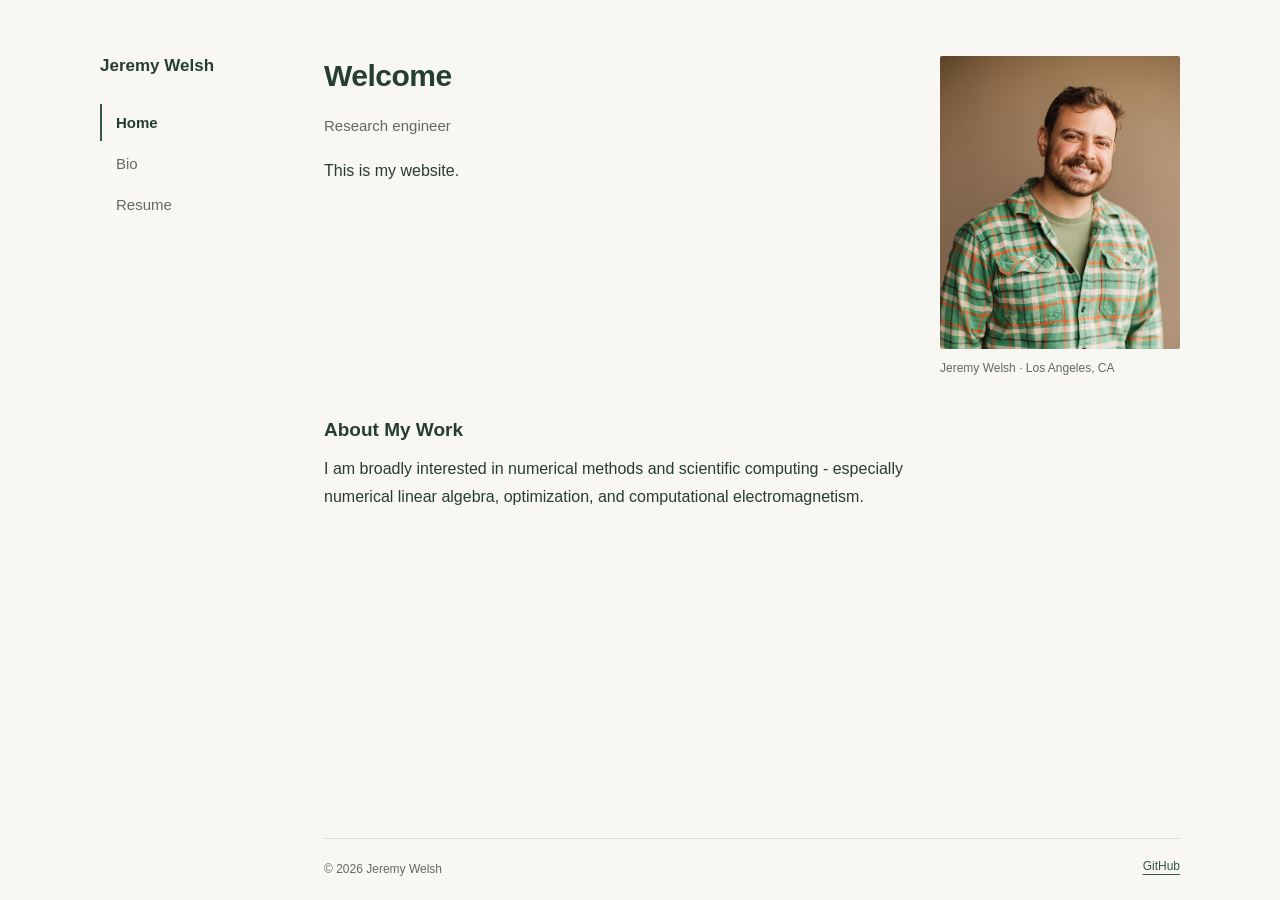
<file: index.html>
<!doctype html>
<html lang="en">
<head>
  <meta charset="utf-8">
  <meta name="viewport" content="width=device-width, initial-scale=1">
  <meta name="description" content="Jeremy Welsh is a research engineer working at the intersection of computational physics, differentiable simulation, and numerical optimization.">
  <meta name="theme-color" content="#f8f7f3">
  <title>Jeremy Welsh — Research Engineer</title>
  <link rel="icon" href="assets/favicon.svg" type="image/svg+xml">
  <link rel="stylesheet" href="style.css">
  <script src="assets/last-updated.js" defer></script>
</head>
<body class="site-layout">
  <a class="skip-link" href="#main">Skip to content</a>
  <header class="site-sidebar">
    <a class="wordmark" href="index.html">Jeremy Welsh</a>
    <nav aria-label="Main navigation">
        <a href="index.html" aria-current="page">Home</a>
        <a href="bio.html">Bio</a>
        <a href="resume.html">Resume</a>
    </nav>
  </header>
  <main id="main">

    <section class="hero" aria-labelledby="home-title">
      <div>
        <h1 id="home-title">Welcome</h1>
        <p class="subtitle">Research engineer</p>
        <p class="intro">This is my website.</p>
      </div>
      <figure class="portrait">
        <img src="assets/ID-Badge-Photo.png" alt="Jeremy Welsh smiling, wearing a green plaid shirt" width="892" height="1088" fetchpriority="high">
        <figcaption>Jeremy Welsh · Los Angeles, CA</figcaption>
      </figure>
    </section>
    <section class="home-note" aria-labelledby="focus-title">
      <h2 id="focus-title">About My Work</h2>
      <p>I am broadly interested in numerical methods and scientific computing - especially numerical linear algebra, optimization, and computational electromagnetism.</p>
    </section>
  </main>
  <footer class="site-footer">
    <p>© 2026 Jeremy Welsh</p>
    <p id="last-updated" hidden>Last updated <time></time></p>
    <a href="https://github.com/jeremyiwk">GitHub</a>
  </footer>
</body>
</html>
</file>
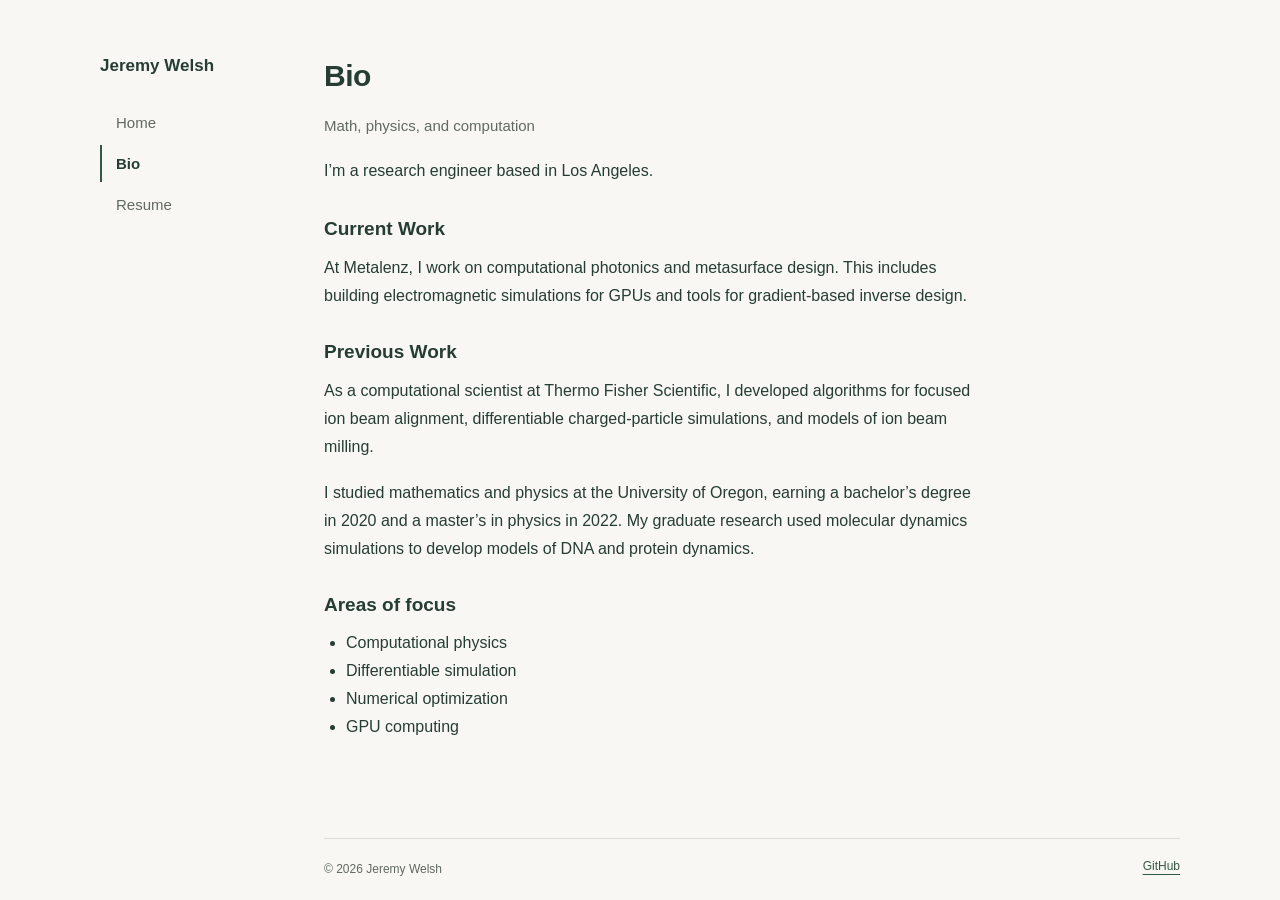
<file: bio.html>
<!doctype html>
<html lang="en">
<head>
  <meta charset="utf-8">
  <meta name="viewport" content="width=device-width, initial-scale=1">
  <meta name="description" content="About Jeremy Welsh: research engineer with a background in physics, mathematics, photonics, and numerical methods.">
  <meta name="theme-color" content="#f8f7f3">
  <title>Bio — Jeremy Welsh</title>
  <link rel="icon" href="assets/favicon.svg" type="image/svg+xml">
  <link rel="stylesheet" href="style.css">
</head>
<body class="site-layout">
  <a class="skip-link" href="#main">Skip to content</a>
  <header class="site-sidebar">
    <a class="wordmark" href="index.html">Jeremy Welsh</a>
    <nav aria-label="Main navigation">
        <a href="index.html">Home</a>
        <a href="bio.html" aria-current="page">Bio</a>
        <a href="resume.html">Resume</a>
    </nav>
  </header>
  <main id="main">

    <div class="page">
      <header class="page-heading">
        <h1>Bio</h1>
        <p class="subtitle">Math, physics, and computation</p>
        <p class="intro">I’m a research engineer based in Los Angeles.</p>
      </header>
      <div class="prose">
        <h2>Current Work</h2>
        <p>At Metalenz, I work on computational photonics and metasurface design. This includes building electromagnetic simulations for GPUs and tools for gradient-based inverse design.</p>
        <h2>Previous Work</h2>
        <p>As a computational scientist at Thermo Fisher Scientific, I developed algorithms for focused ion beam alignment, differentiable charged-particle simulations, and models of ion beam milling.</p>
        <p>I studied mathematics and physics at the University of Oregon, earning a bachelor’s degree in 2020 and a master’s in physics in 2022. My graduate research used molecular dynamics simulations to develop models of DNA and protein dynamics.</p>
        <h2>Areas of focus</h2>
        <ul>
          <li>Computational physics</li>
          <li>Differentiable simulation</li>
          <li>Numerical optimization</li>
          <li>GPU computing</li>
        </ul>
      </div>
    </div>
  </main>
  <footer class="site-footer">
    <p>© 2026 Jeremy Welsh</p>
    <a href="https://github.com/jeremyiwk">GitHub</a>
  </footer>
</body>
</html>
</file>
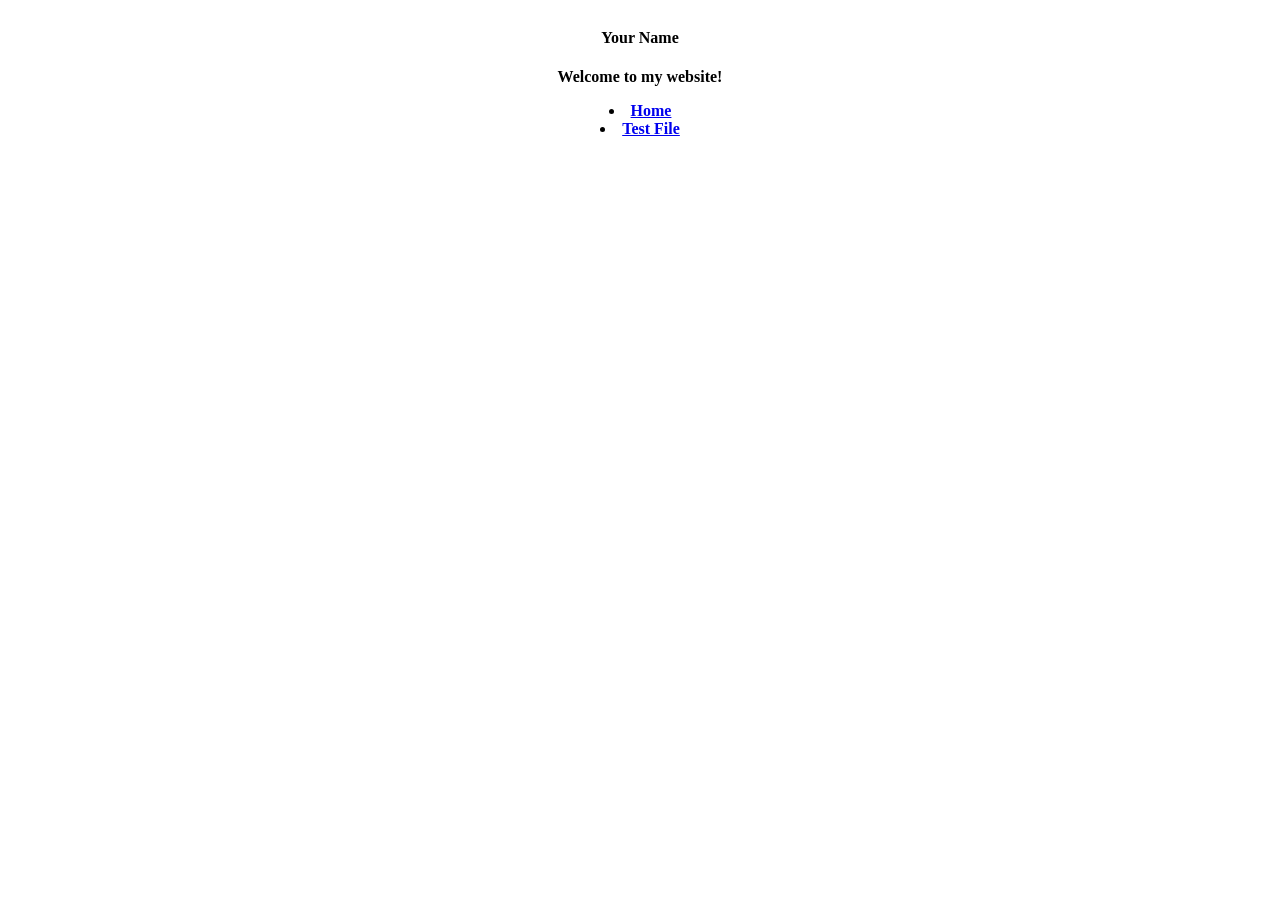
<file: index_template.html>
<!DOCTYPE html>
<html lang="en">


<center>



<head>



<title>Your Name</title>
</head>



<!--Header-->   
<body>


                   
                    
<!--Body-->   
<div style="overflow: auto;width: 100%;">

		</div>	
	
		<div id="main">		

   <h4>

   <div class="container">
        <div class="header">
        <ht class="header-heading">Your Name
            </ht>
            <div style="height:5em;font-size:1px;">&nbsp;</div>
            
    </div>
<p>Welcome to my website!</p>

<!--Navigation Bar-->
<div class="nav-bar">
                                <!--ul class="nav"-->
                                      <li><a href="index.html">Home</a></li>
                                      <li><a href="testfile.txt">Test File</a></li>
                                        








</div></h4></h1></h1></div></div></div></div></body>

























<center>

</html>
</file>
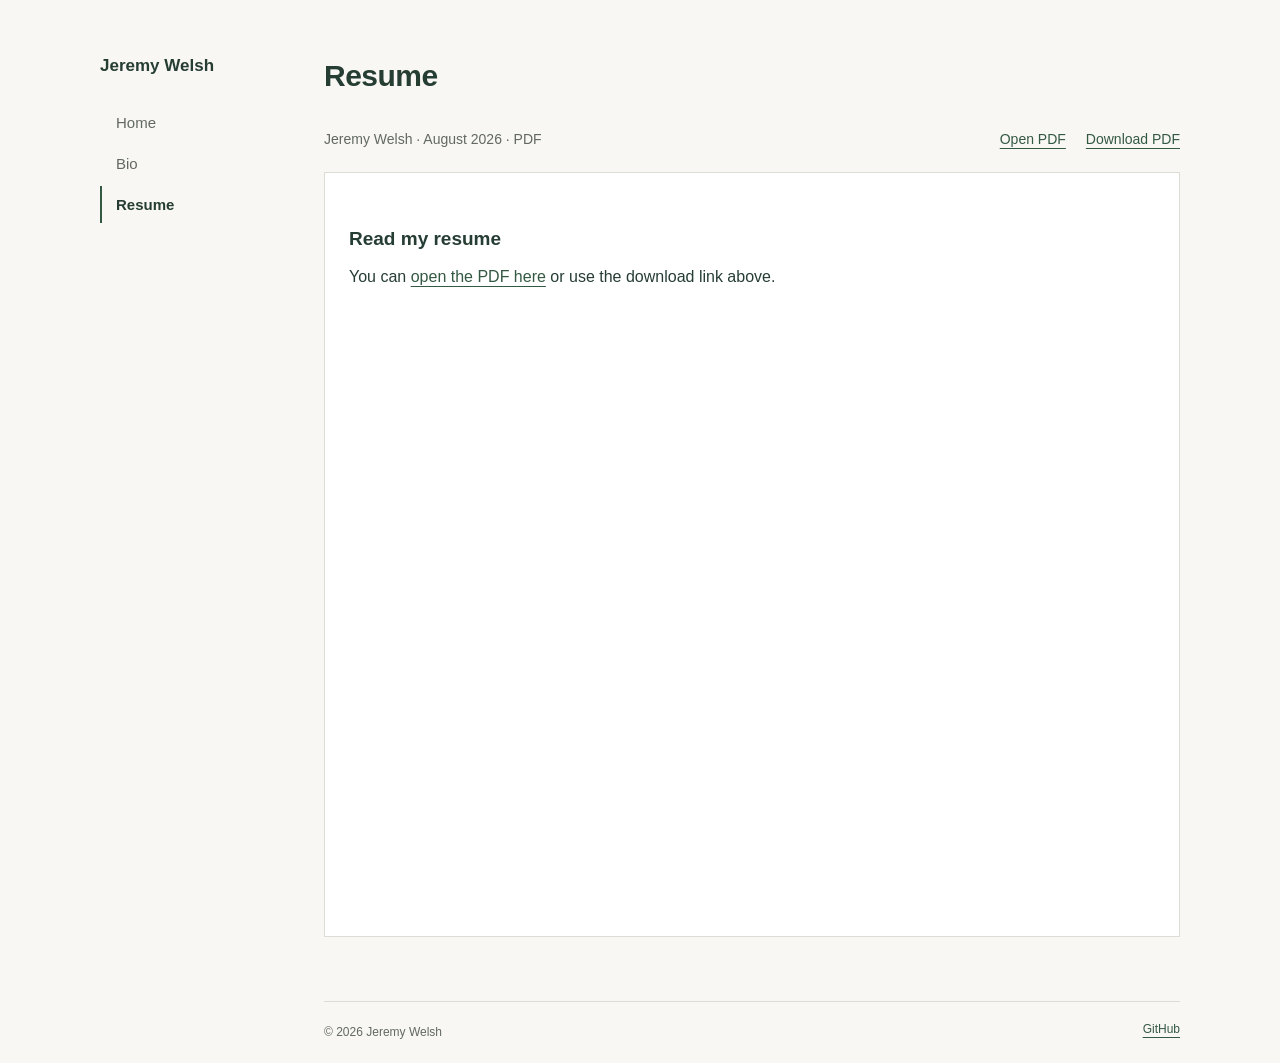
<file: resume.html>
<!doctype html>
<html lang="en">
<head>
  <meta charset="utf-8">
  <meta name="viewport" content="width=device-width, initial-scale=1">
  <meta name="description" content="View or download Jeremy Welsh’s August 2026 resume, covering research engineering, computational physics, and numerical optimization.">
  <meta name="theme-color" content="#f8f7f3">
  <title>Resume — Jeremy Welsh</title>
  <link rel="icon" href="assets/favicon.svg" type="image/svg+xml">
  <link rel="stylesheet" href="style.css">
</head>
<body class="site-layout">
  <a class="skip-link" href="#main">Skip to content</a>
  <header class="site-sidebar">
    <a class="wordmark" href="index.html">Jeremy Welsh</a>
    <nav aria-label="Main navigation">
        <a href="index.html">Home</a>
        <a href="bio.html">Bio</a>
        <a href="resume.html" aria-current="page">Resume</a>
    </nav>
  </header>
  <main id="main">

    <section class="page" aria-labelledby="resume-title">
      <header class="page-heading">
        <h1 id="resume-title">Resume</h1>
      </header>
      <div class="resume-toolbar">
        <p>Jeremy Welsh · August 2026 · PDF</p>
        <div class="resume-links">
          <a href="assets/JeremyWelshResumeAug2026.pdf" target="_blank" rel="noopener">Open PDF<span class="sr-only"> in a new tab</span></a>
          <a href="assets/JeremyWelshResumeAug2026.pdf" download>Download PDF</a>
        </div>
      </div>
      <object class="resume-preview" data="assets/JeremyWelshResumeAug2026.pdf" type="application/pdf" aria-label="Jeremy Welsh’s August 2026 resume">
        <div class="pdf-fallback">
          <h2>Read my resume</h2>
          <p>You can <a href="assets/JeremyWelshResumeAug2026.pdf">open the PDF here</a> or use the download link above.</p>
        </div>
      </object>
    </section>
  </main>
  <footer class="site-footer">
    <p>© 2026 Jeremy Welsh</p>
    <a href="https://github.com/jeremyiwk">GitHub</a>
  </footer>
</body>
</html>
</file>
<file: style.css>
:root {
  color-scheme: light;
  --paper: #f8f7f3;
  --ink: #263d34;
  --muted: #626961;
  --line: #dcded5;
  --accent: #345943;
  font-family: -apple-system, BlinkMacSystemFont, "Segoe UI", sans-serif;
  color: var(--ink);
  background: var(--paper);
  font-synthesis: none;
}

* { box-sizing: border-box; }
body { margin: 0; }
a { color: var(--accent); text-underline-offset: 4px; }
a:hover { color: var(--ink); }
a:focus-visible { outline: 2px solid var(--accent); outline-offset: 4px; }
::selection { background: #d6e0cd; }

.site-layout {
  display: grid;
  grid-template-columns: 160px minmax(0, 1fr);
  grid-template-rows: 1fr auto;
  column-gap: 64px;
  width: min(1080px, calc(100% - 80px));
  min-height: 100vh;
  margin-inline: auto;
  padding-top: 56px;
}
.skip-link { position: absolute; top: -80px; left: 20px; padding: 12px; background: var(--paper); z-index: 2; }
.skip-link:focus { top: 12px; }
.sr-only { position: absolute; width: 1px; height: 1px; padding: 0; margin: -1px; overflow: hidden; clip-path: inset(50%); white-space: nowrap; border: 0; }

.site-sidebar { grid-column: 1; grid-row: 1 / 3; align-self: start; position: sticky; top: 40px; }
.wordmark { display: block; margin-bottom: 28px; color: var(--ink); font-size: 17px; font-weight: 600; text-decoration: none; }
.site-sidebar nav { display: flex; flex-direction: column; gap: 4px; }
.site-sidebar nav a { border-left: 2px solid transparent; padding: 10px 14px; color: var(--muted); font-size: 15px; text-decoration: none; }
.site-sidebar nav a:hover { color: var(--accent); text-decoration: underline; }
.site-sidebar nav a[aria-current="page"] { border-left-color: var(--accent); color: var(--ink); font-weight: 600; }

main { grid-column: 2; min-width: 0; padding-bottom: 64px; }
h1, h2 { font-weight: 600; line-height: 1.3; }
h1 { margin: 0 0 18px; font-size: 30px; letter-spacing: -.5px; }
h2 { margin: 30px 0 12px; font-size: 19px; }
p, li { font-size: 16px; line-height: 1.75; }
p { margin: 0 0 18px; }
.subtitle { margin-bottom: 18px; color: var(--muted); font-size: 15px; }
.intro { max-width: 620px; }

.hero { display: grid; grid-template-columns: minmax(0, 1fr) 240px; align-items: start; gap: 40px; }
.portrait { margin: 0; }
.portrait img { display: block; width: 100%; height: auto; border-radius: 2px; }
.portrait figcaption { margin-top: 10px; color: var(--muted); font-size: 12px; line-height: 1.6; }
.home-note { max-width: 650px; margin-top: 40px; }
.home-note h2 { margin-top: 0; }
.page-heading { margin-bottom: 32px; }
.prose { max-width: 650px; }
.prose > h2:first-child { margin-top: 0; }
.prose ul { margin: 0; padding-left: 22px; }

.resume-toolbar { display: flex; flex-wrap: wrap; justify-content: space-between; align-items: baseline; gap: 12px 24px; margin-bottom: 20px; }
.resume-toolbar p { margin: 0; color: var(--muted); font-size: 14px; }
.resume-links { display: flex; flex-wrap: wrap; gap: 20px; font-size: 14px; }
.resume-preview { display: block; width: 100%; height: min(850px, 85vh); min-height: 440px; border: 1px solid var(--line); background: white; }
.pdf-fallback { padding: 24px; }
.site-footer { grid-column: 2; display: flex; flex-wrap: wrap; justify-content: space-between; gap: 12px 24px; border-top: 1px solid var(--line); padding-block: 20px; color: var(--muted); font-size: 12px; }
.site-footer p { margin: 0; font-size: inherit; }

@media (max-width: 900px) {
  .site-layout { grid-template-columns: 140px minmax(0, 1fr); column-gap: 36px; width: calc(100% - 48px); }
  .hero { grid-template-columns: minmax(0, 1fr) 190px; gap: 24px; }
}
@media (max-width: 640px) {
  .site-layout { display: flex; flex-direction: column; width: calc(100% - 40px); padding-top: 24px; }
  .site-sidebar { position: static; align-self: stretch; border-bottom: 1px solid var(--line); padding-bottom: 18px; margin-bottom: 32px; }
  .wordmark { margin-bottom: 16px; }
  .site-sidebar nav { flex-direction: row; flex-wrap: wrap; gap: 20px; }
  .site-sidebar nav a { padding: 8px 0; border-left: 0; border-bottom: 2px solid transparent; }
  .site-sidebar nav a[aria-current="page"] { border-bottom-color: var(--accent); }
  main { flex: 1; padding-bottom: 40px; }
  h1 { font-size: 27px; }
  .hero { grid-template-columns: 1fr; gap: 20px; }
  .portrait { max-width: 240px; }
  .home-note { margin-top: 32px; }
}
</file>
